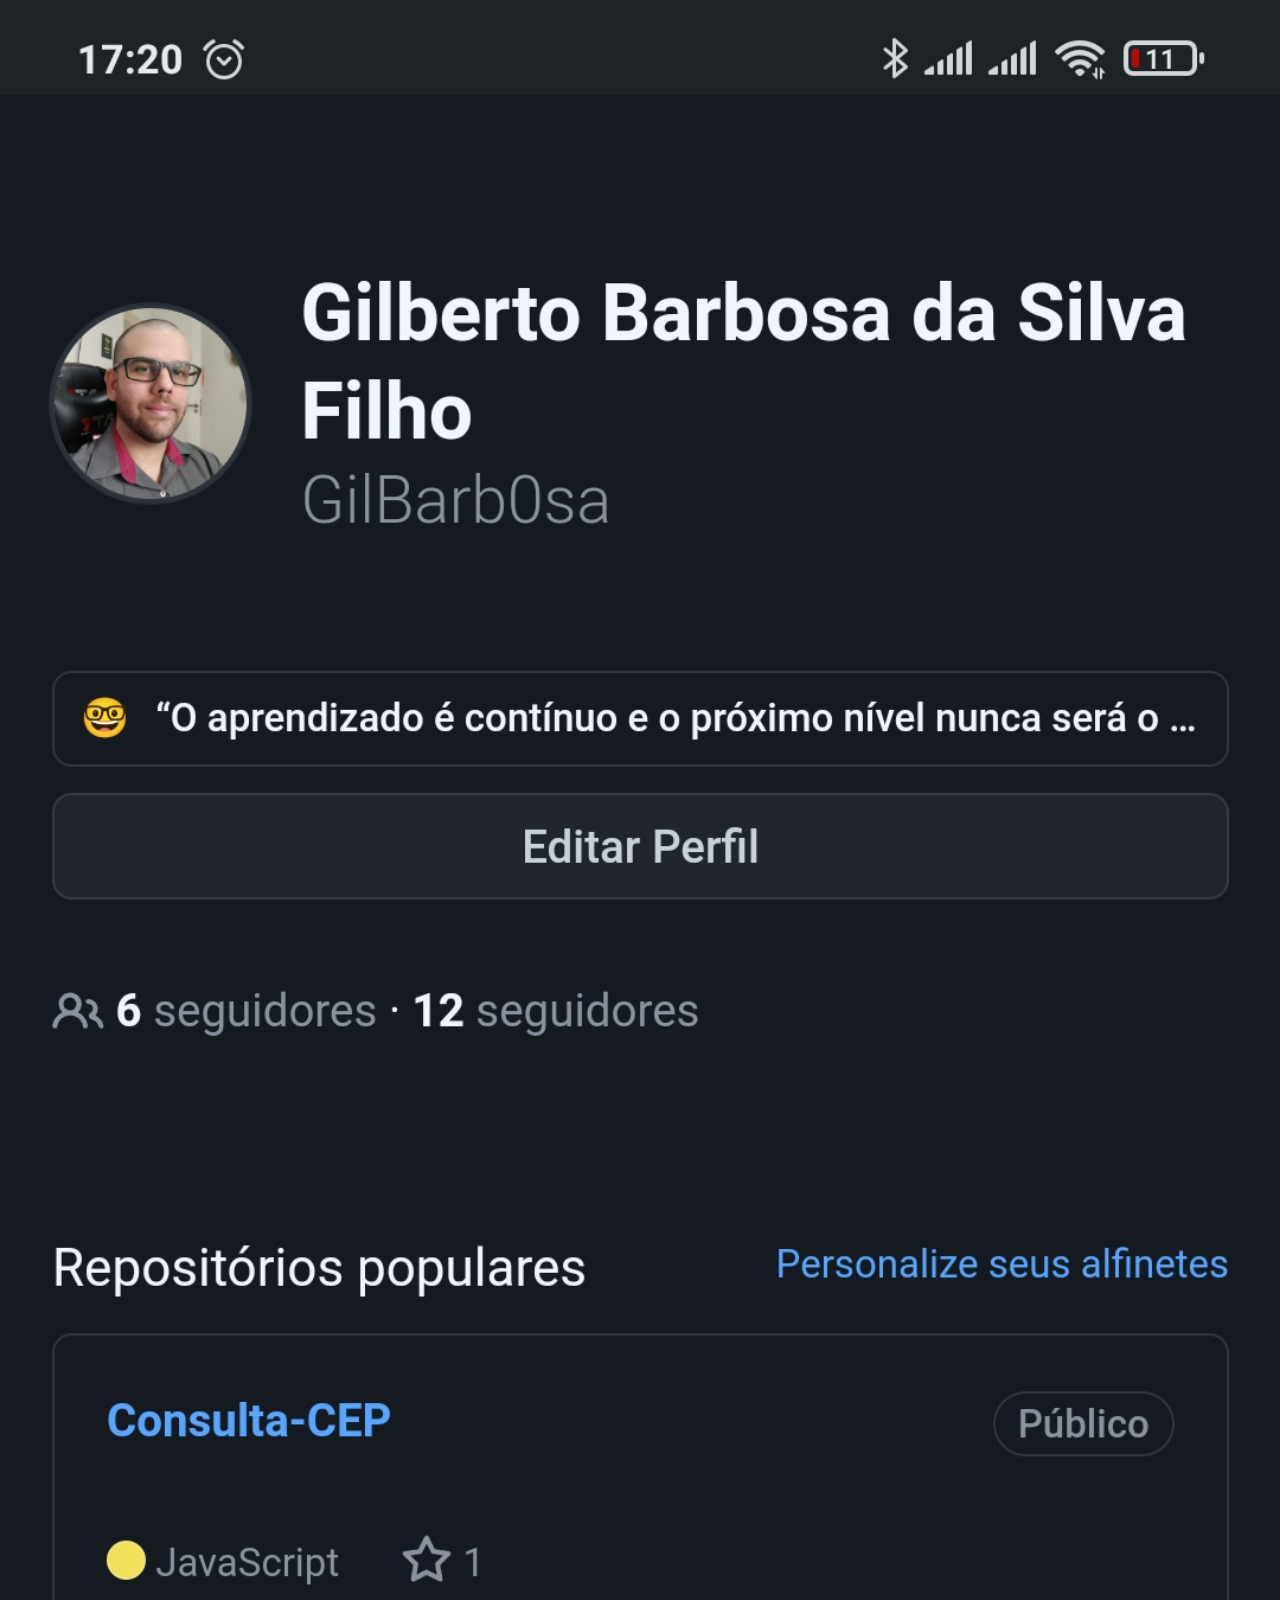
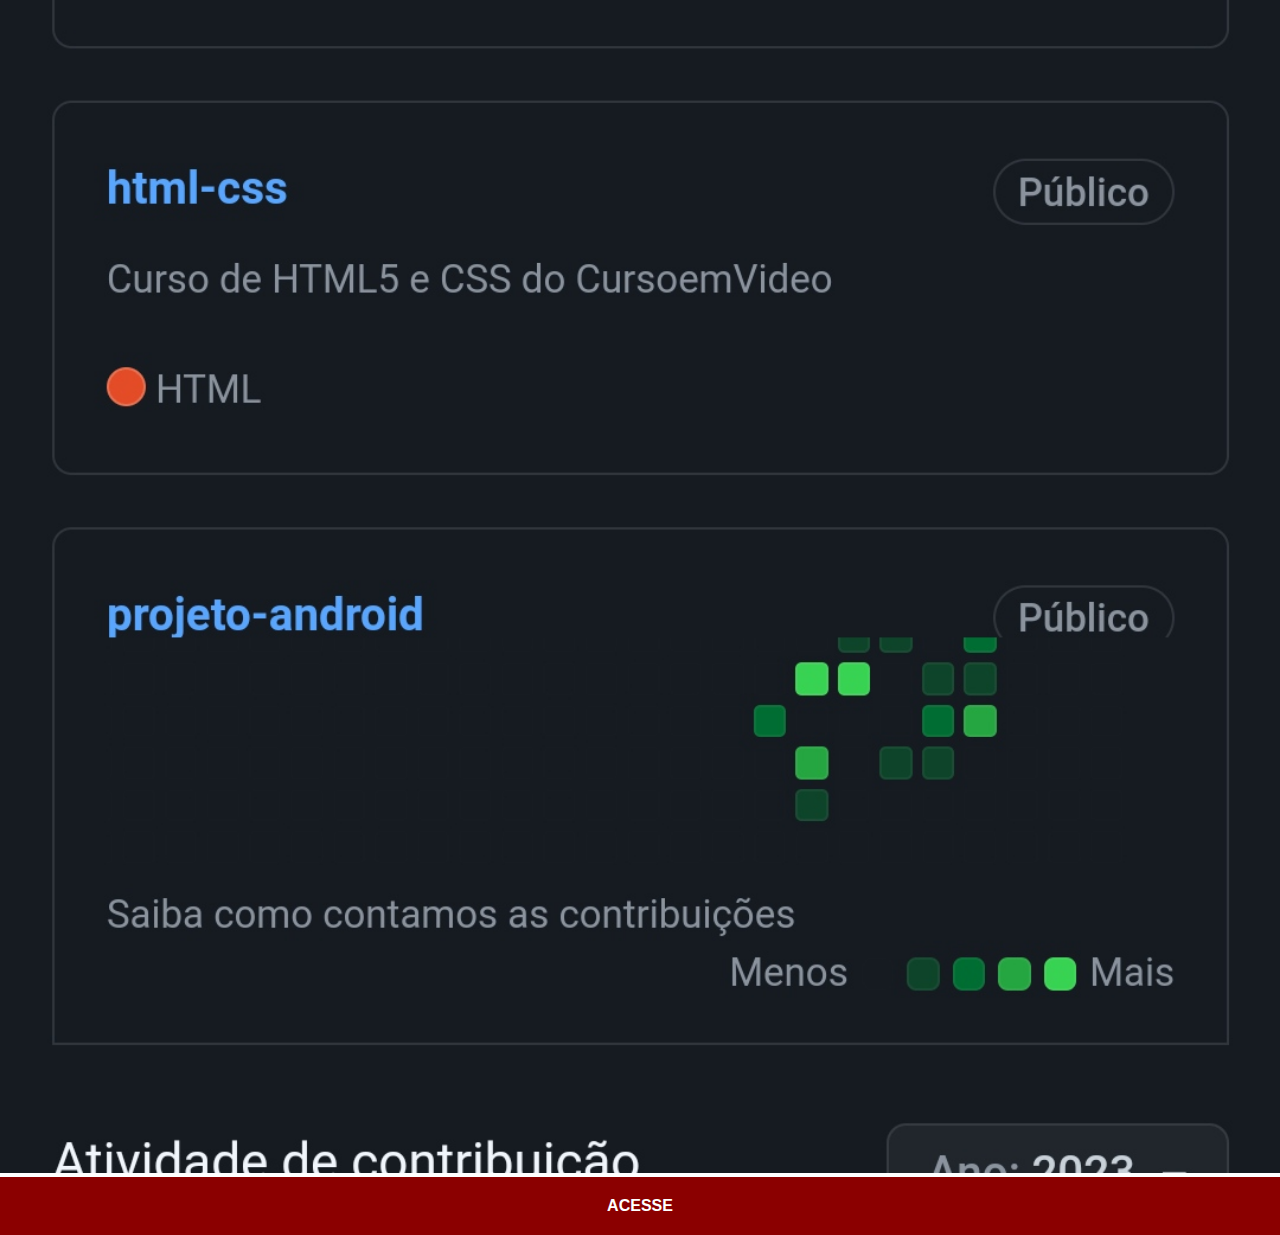
<file: github.html>
<!DOCTYPE html>
<html lang="pt-br">
<head>
  <meta charset="UTF-8">
  <meta name="viewport" content="width=device-width, initial-scale=1.0">
  <title>GitHub</title>
  <link rel="stylesheet" href="estilos/social.css">
</head>
<body>
  <img src="imagens/telagithub.jpg" alt="GitHub">
  <a href="https://github.com/GilBarb0sa" target="_blank">ACESSE</a>
</body>
</html>
</file>
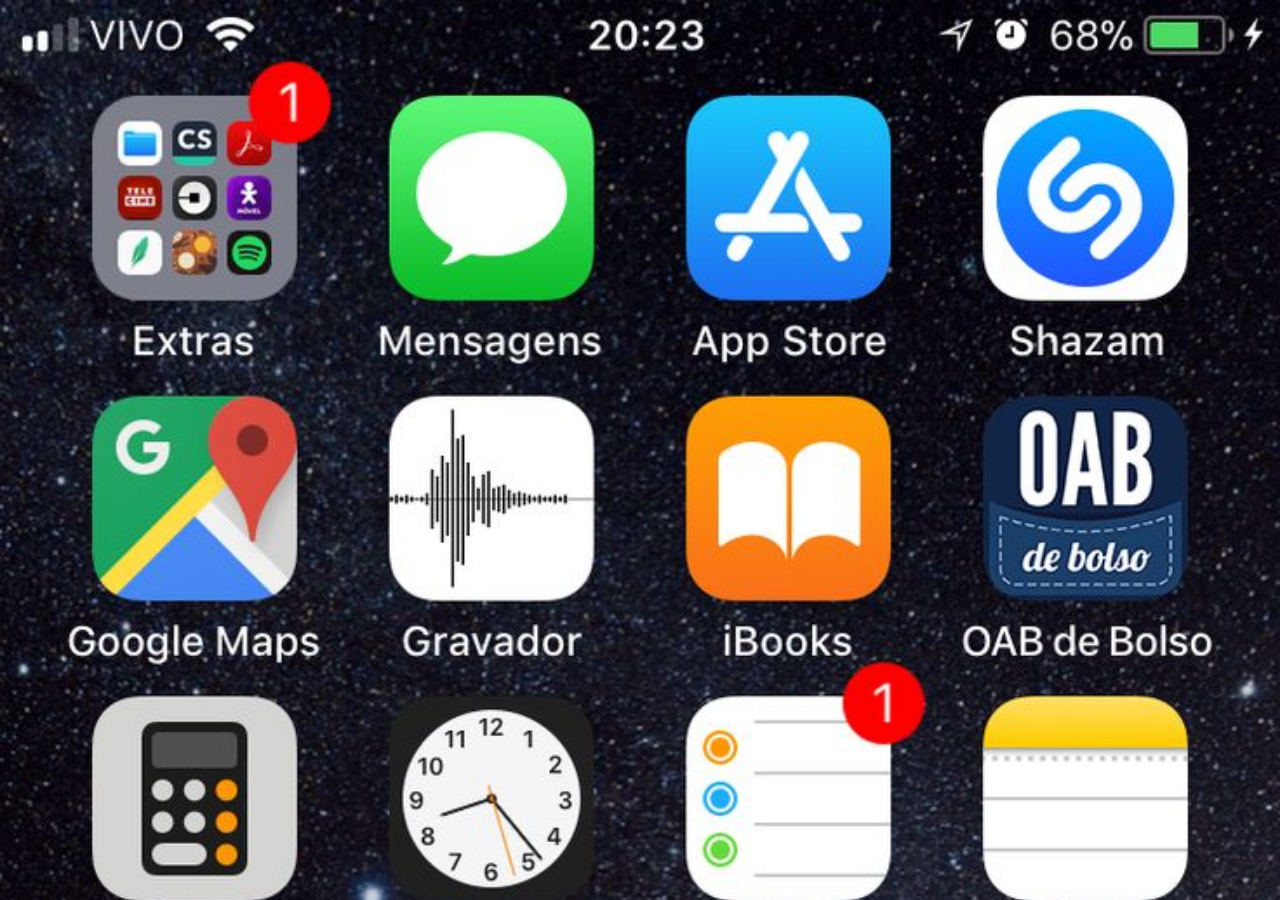
<file: home.html>
<!DOCTYPE html>
<html lang="pt-br">
<head>
  <meta charset="UTF-8">
  <meta name="viewport" content="width=device-width, initial-scale=1.0">
  <title>Home</title>
</head>
<style>
  * {
    margin: 0px;
    padding: 0px;
  }

  body {
    width: 100vw;
    height: 100vh;
    background: black url(imagens/telainicial.jpg) no-repeat top center;
    background-size: cover;
  }

</style>
<body>
 
</body>
</html>
</file>
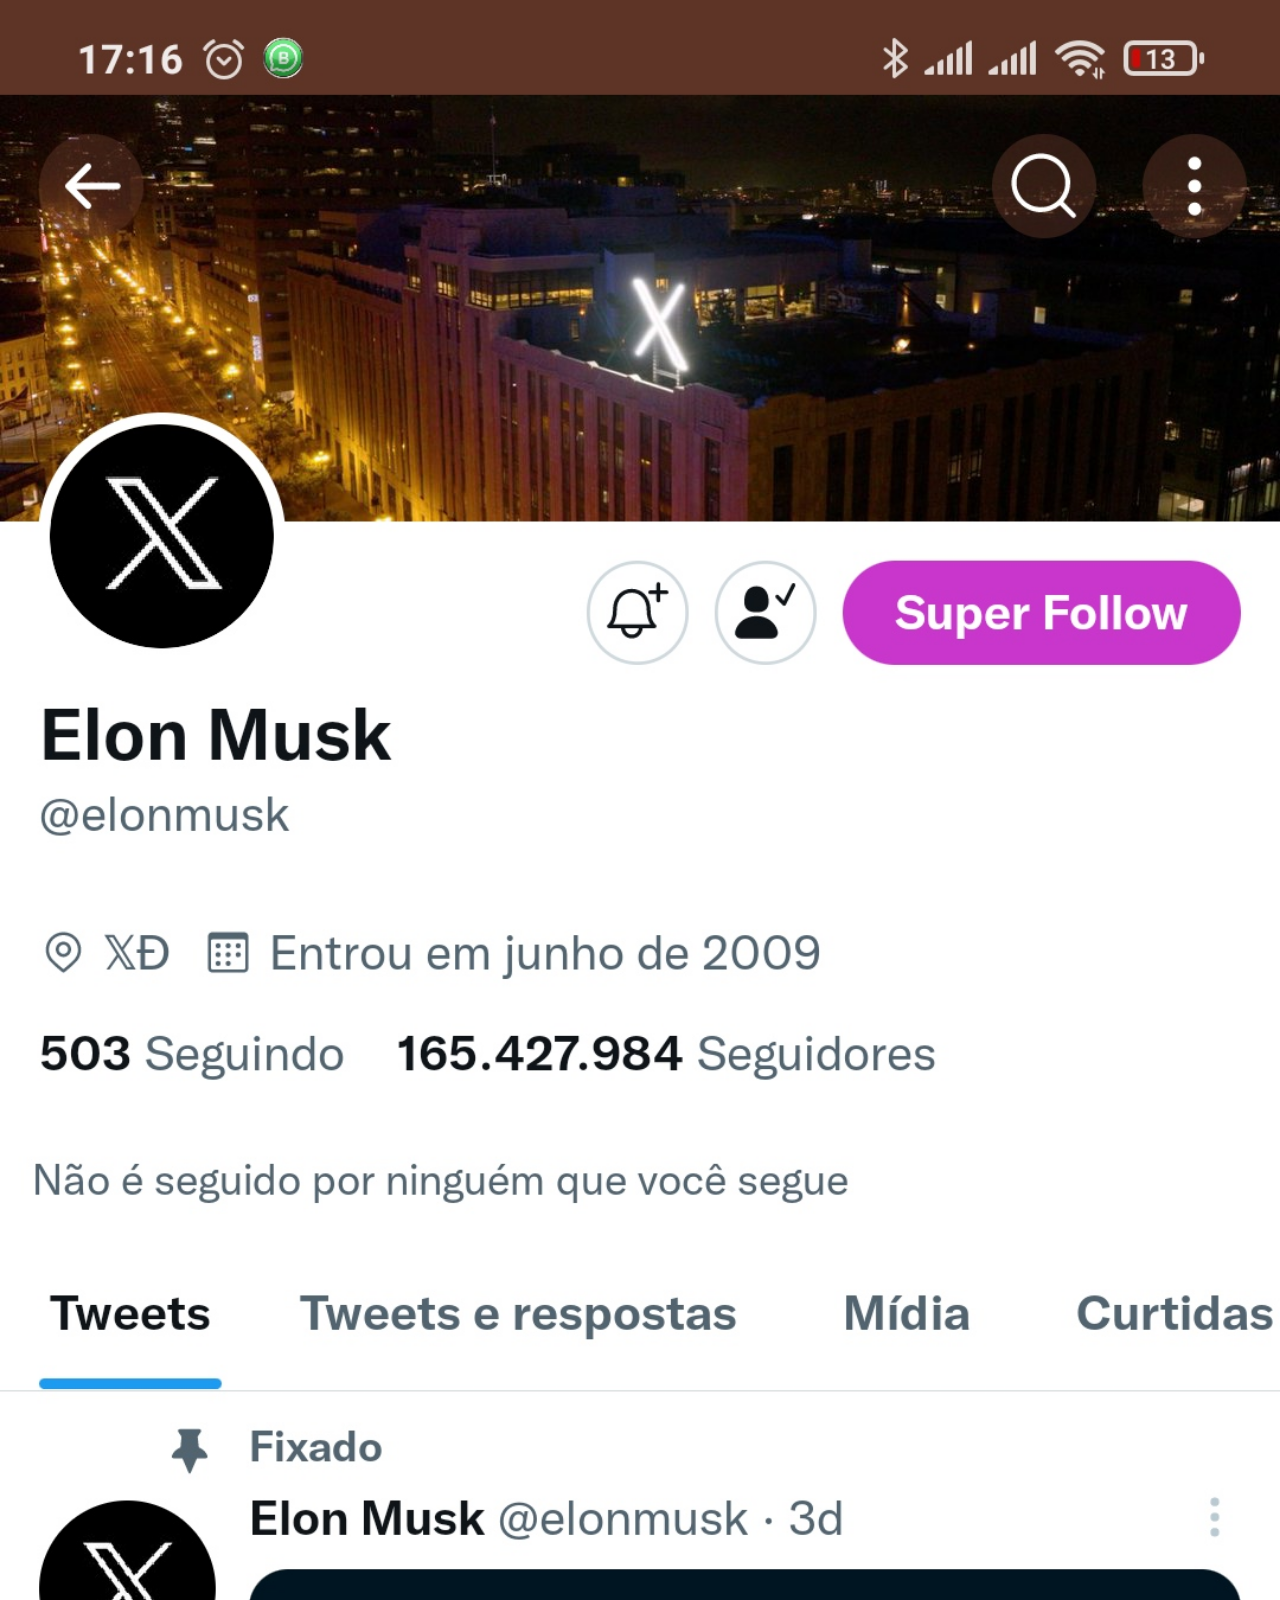
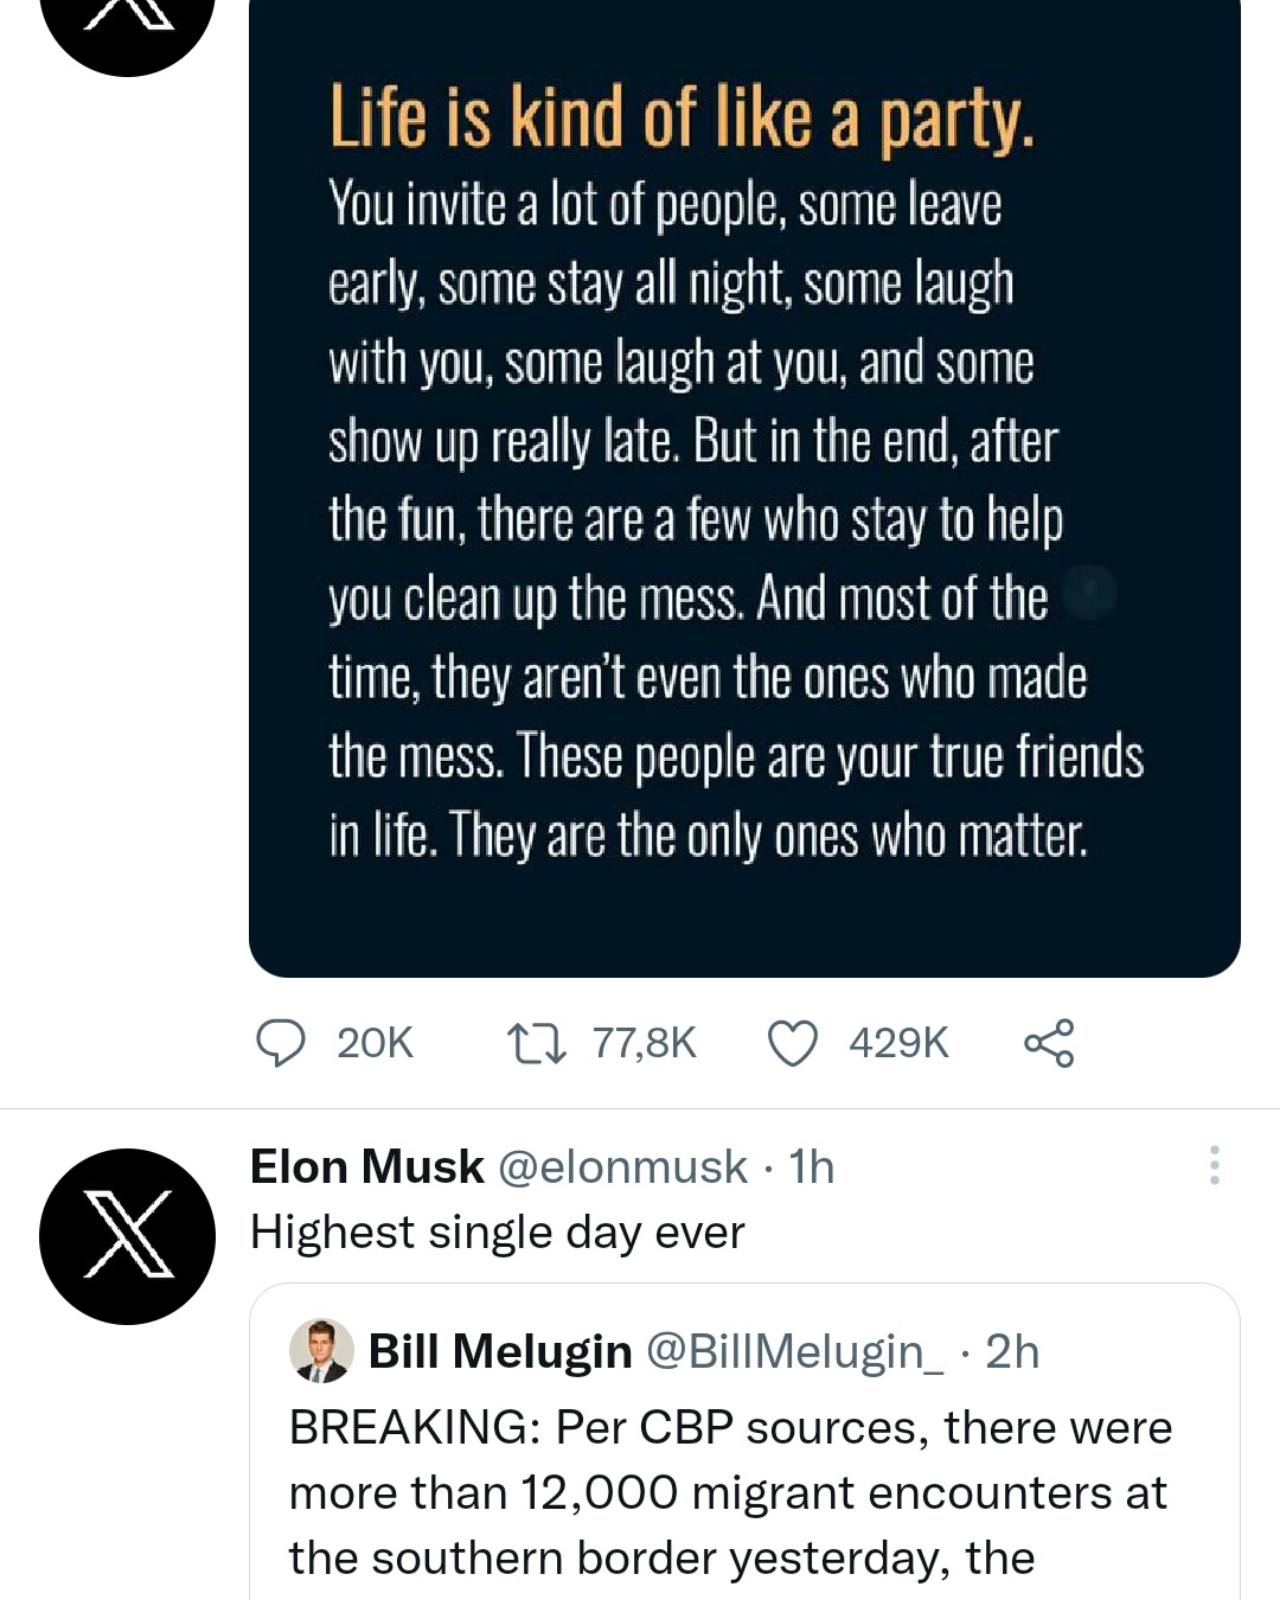
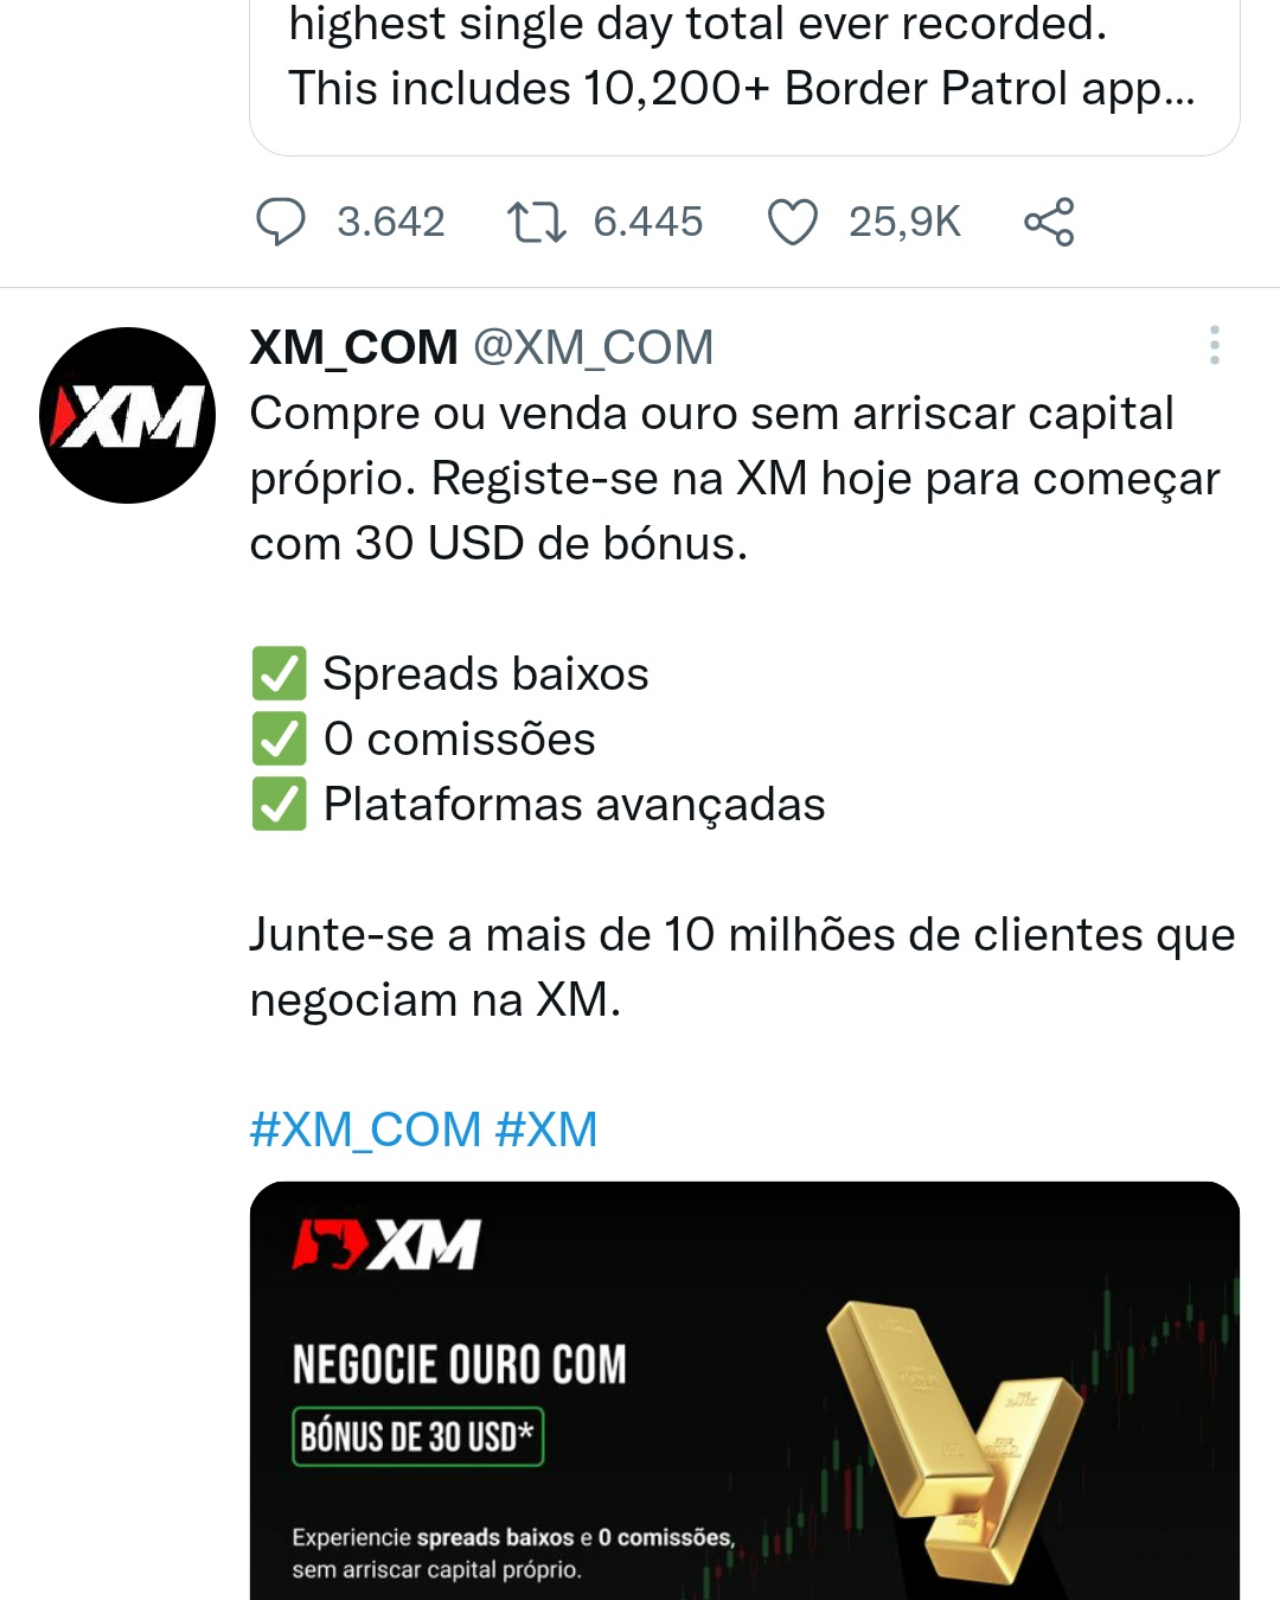
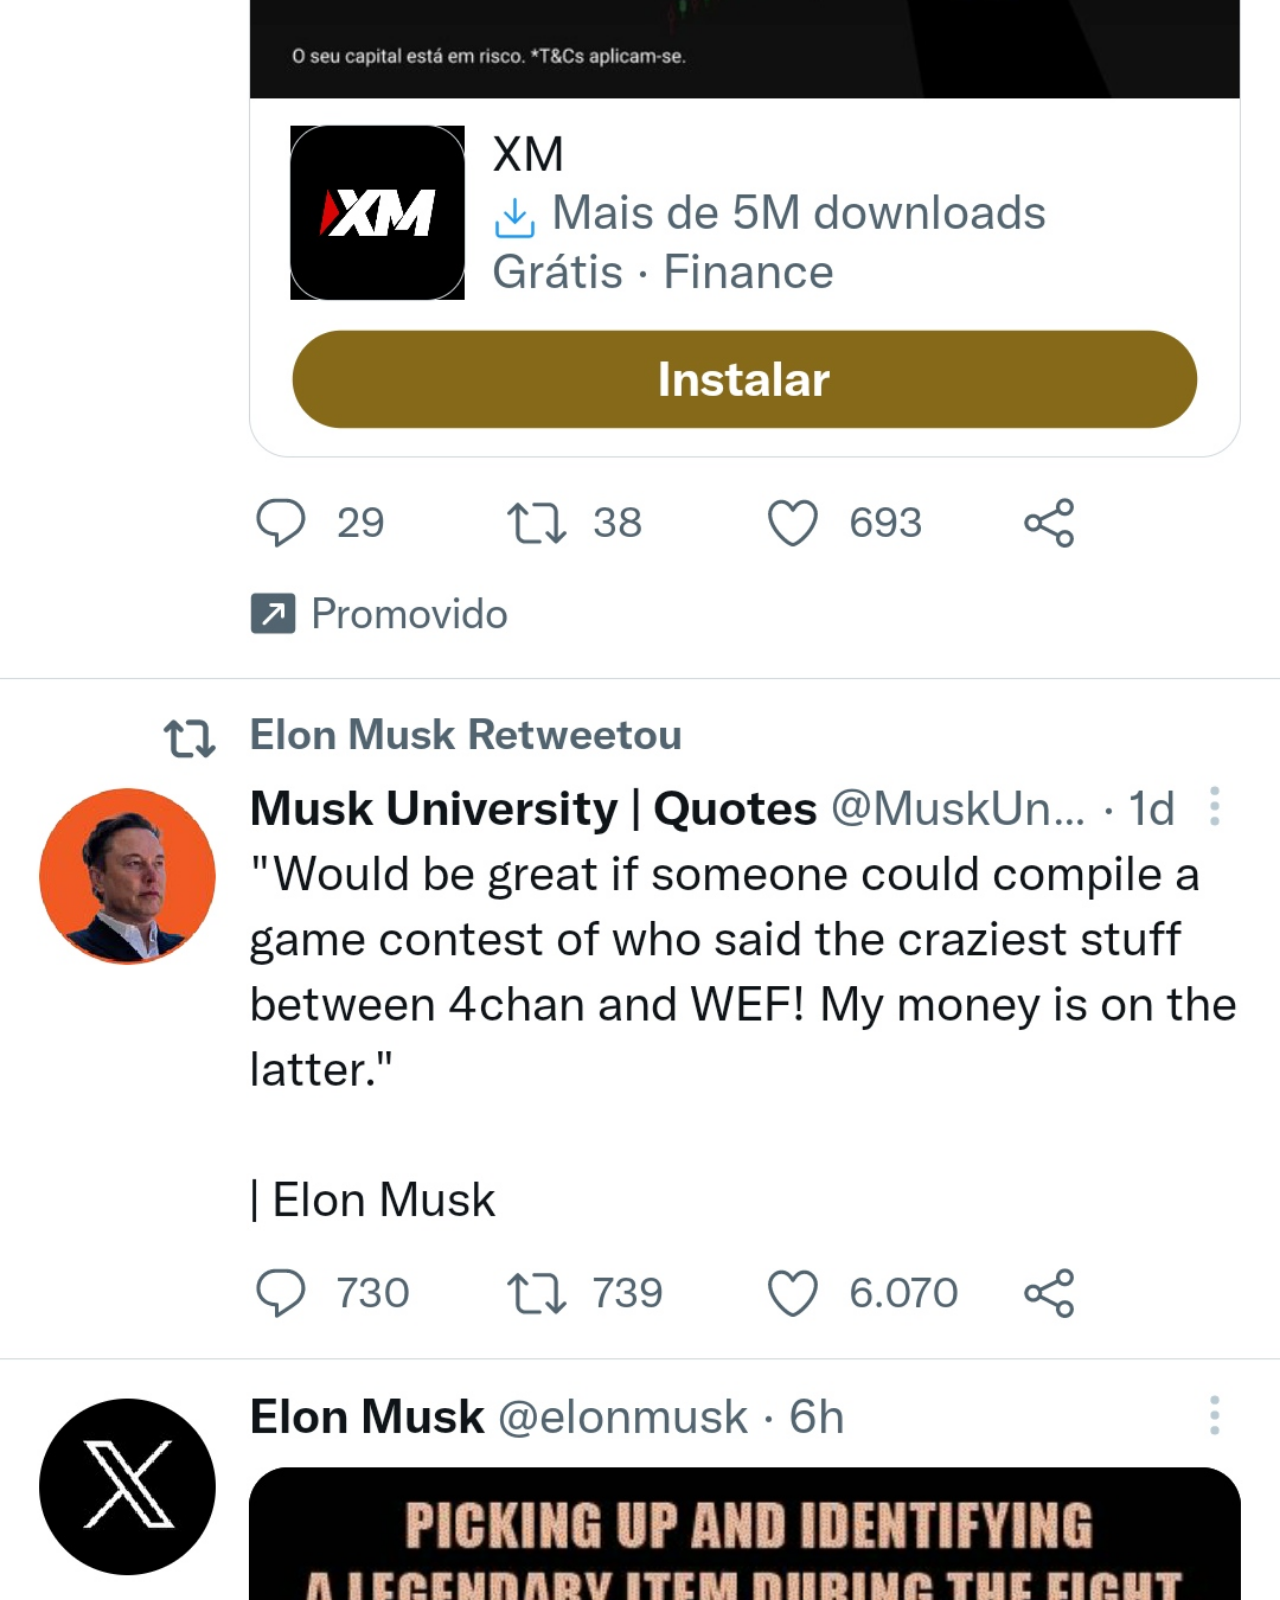
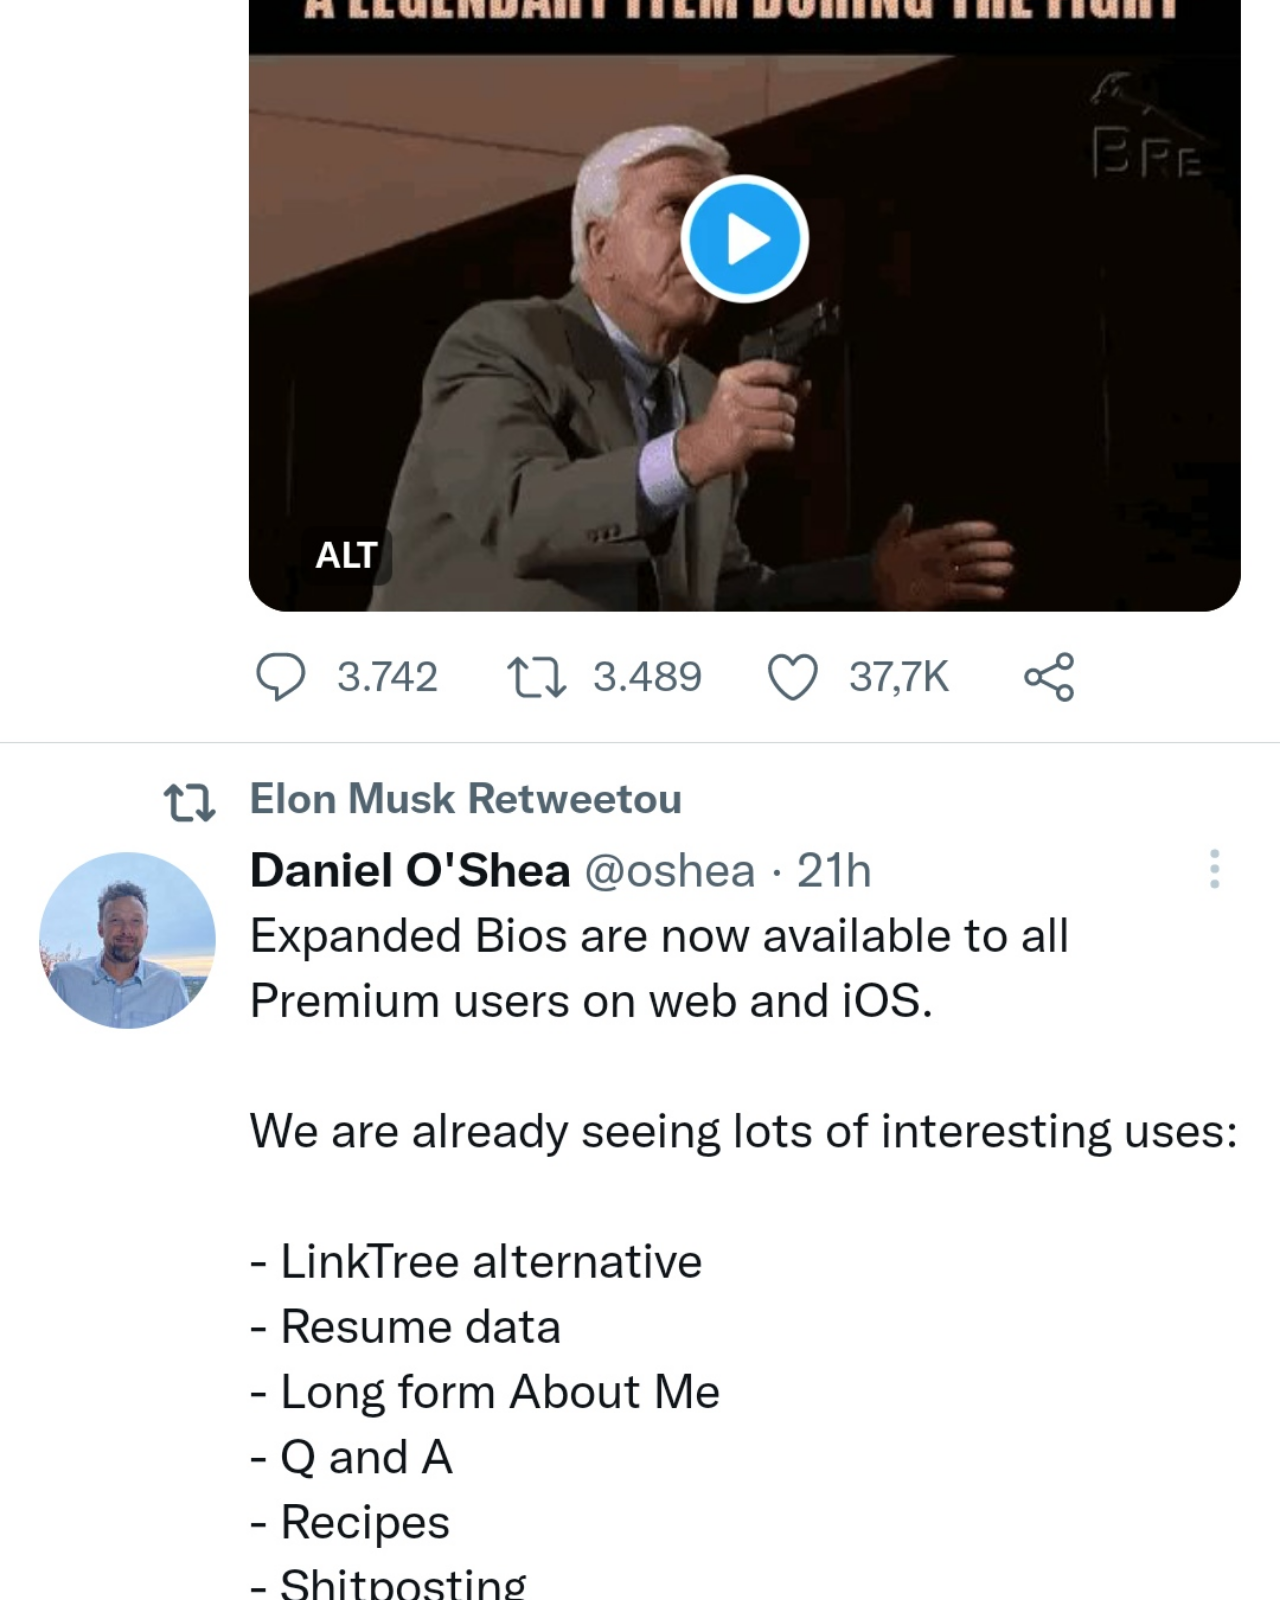
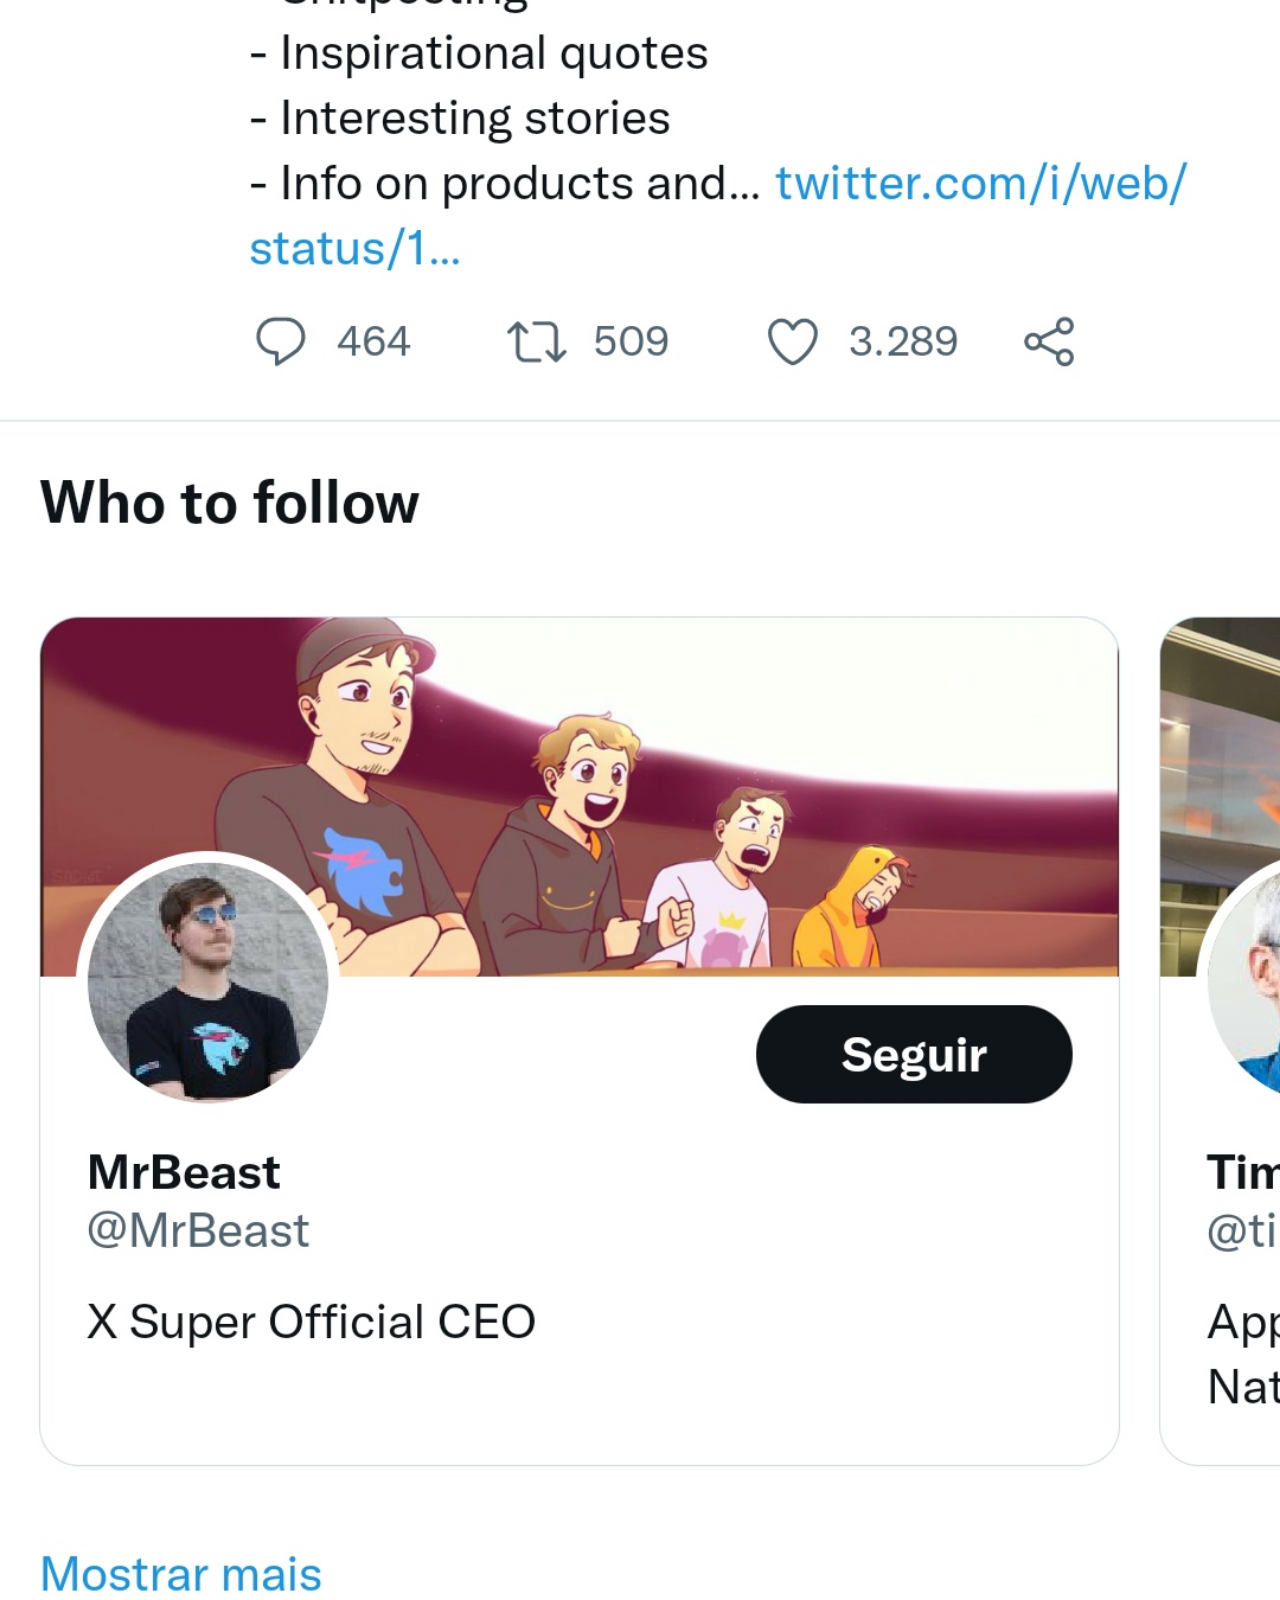
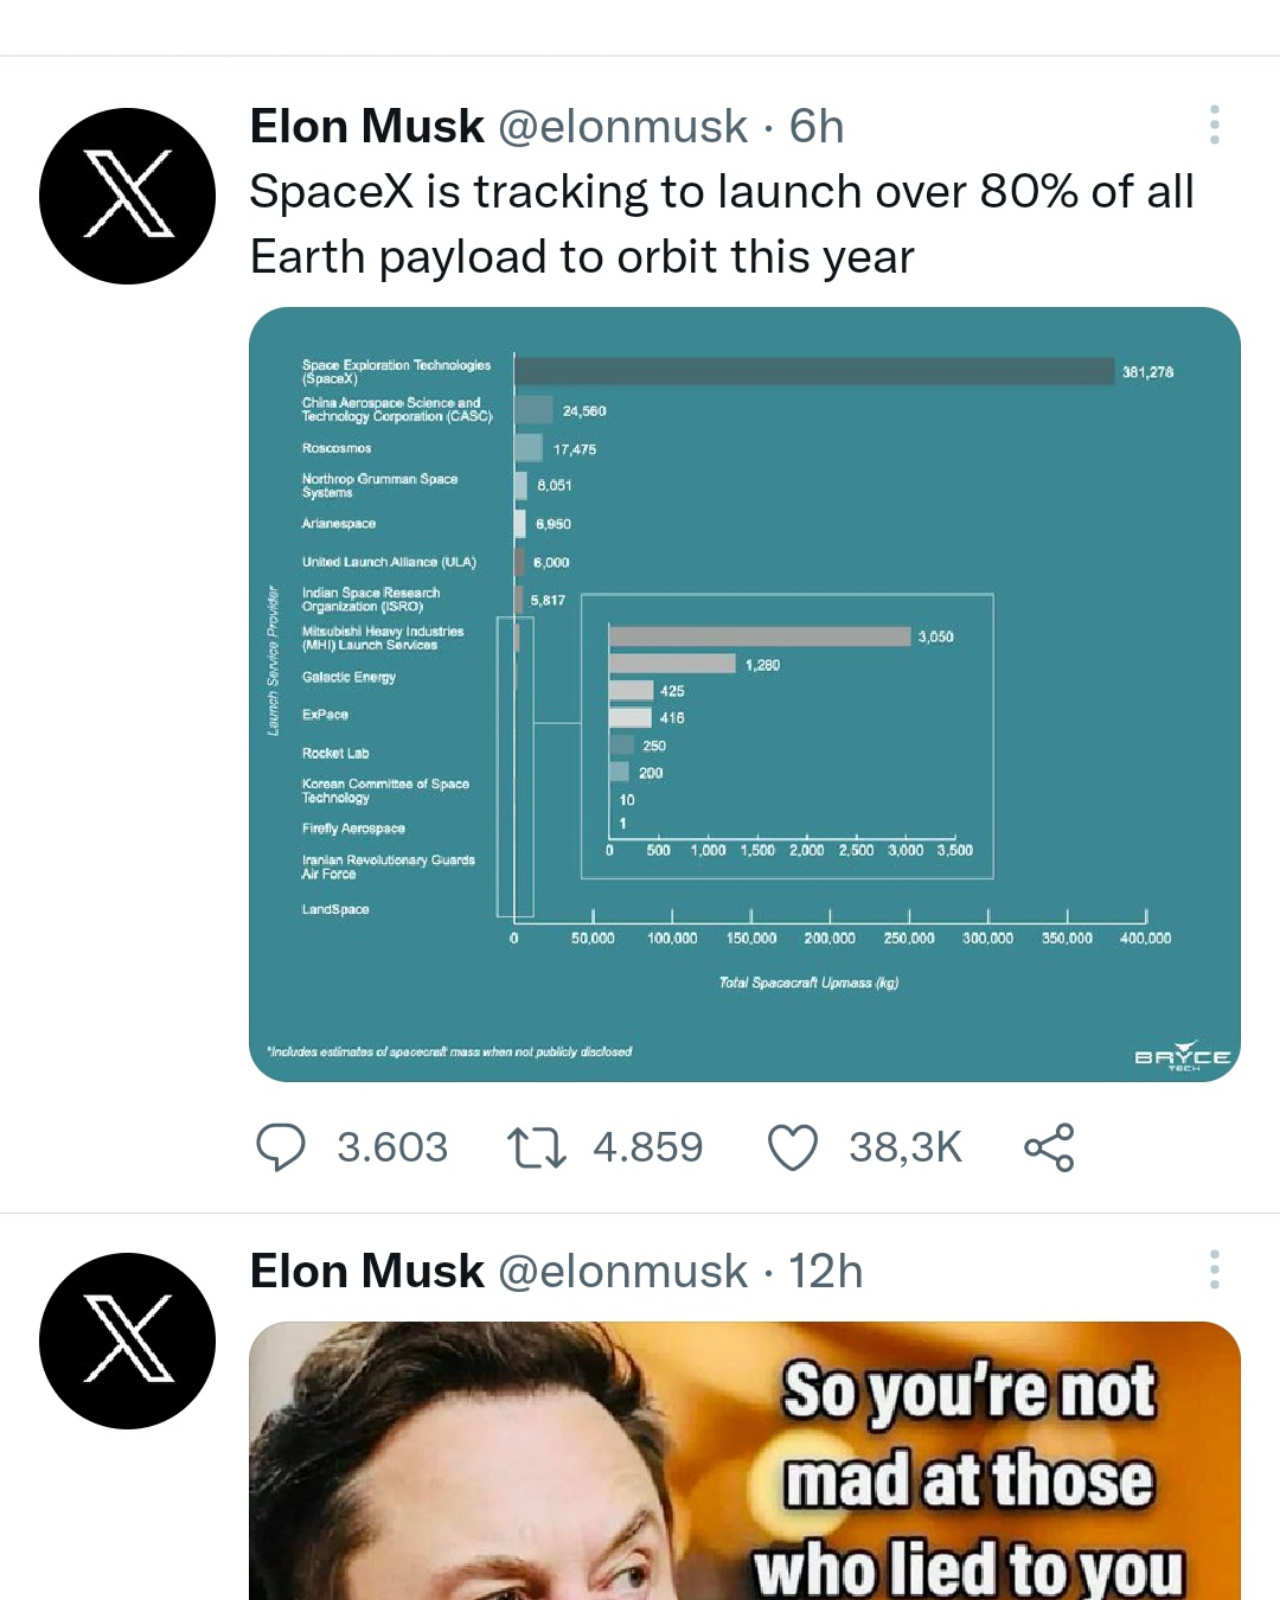
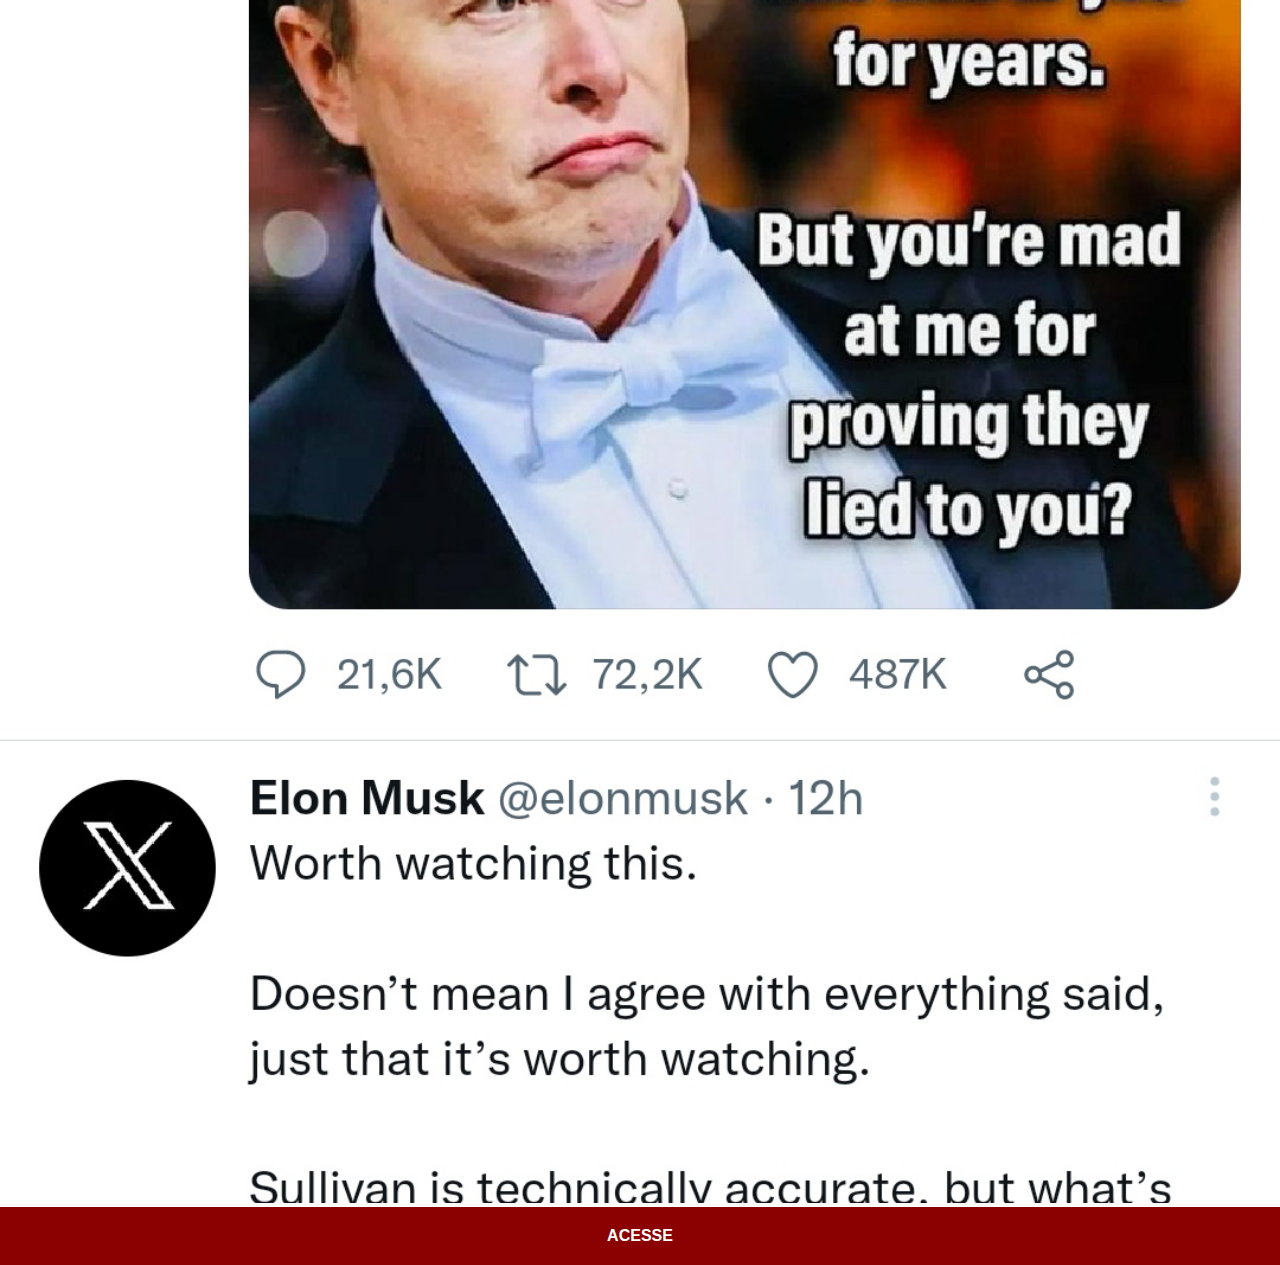
<file: x.html>
<!DOCTYPE html>
<html lang="pt-br">
<head>
  <meta charset="UTF-8">
  <meta name="viewport" content="width=device-width, initial-scale=1.0">
  <title>X</title>
  <link rel="stylesheet" href="estilos/social.css">
</head>
<body>
  <img src="imagens/telaX.jpg" alt="X">
  <a href="https://twitter.com/elonmusk" target="_blank">ACESSE</a>
</body>
</html>
</file>
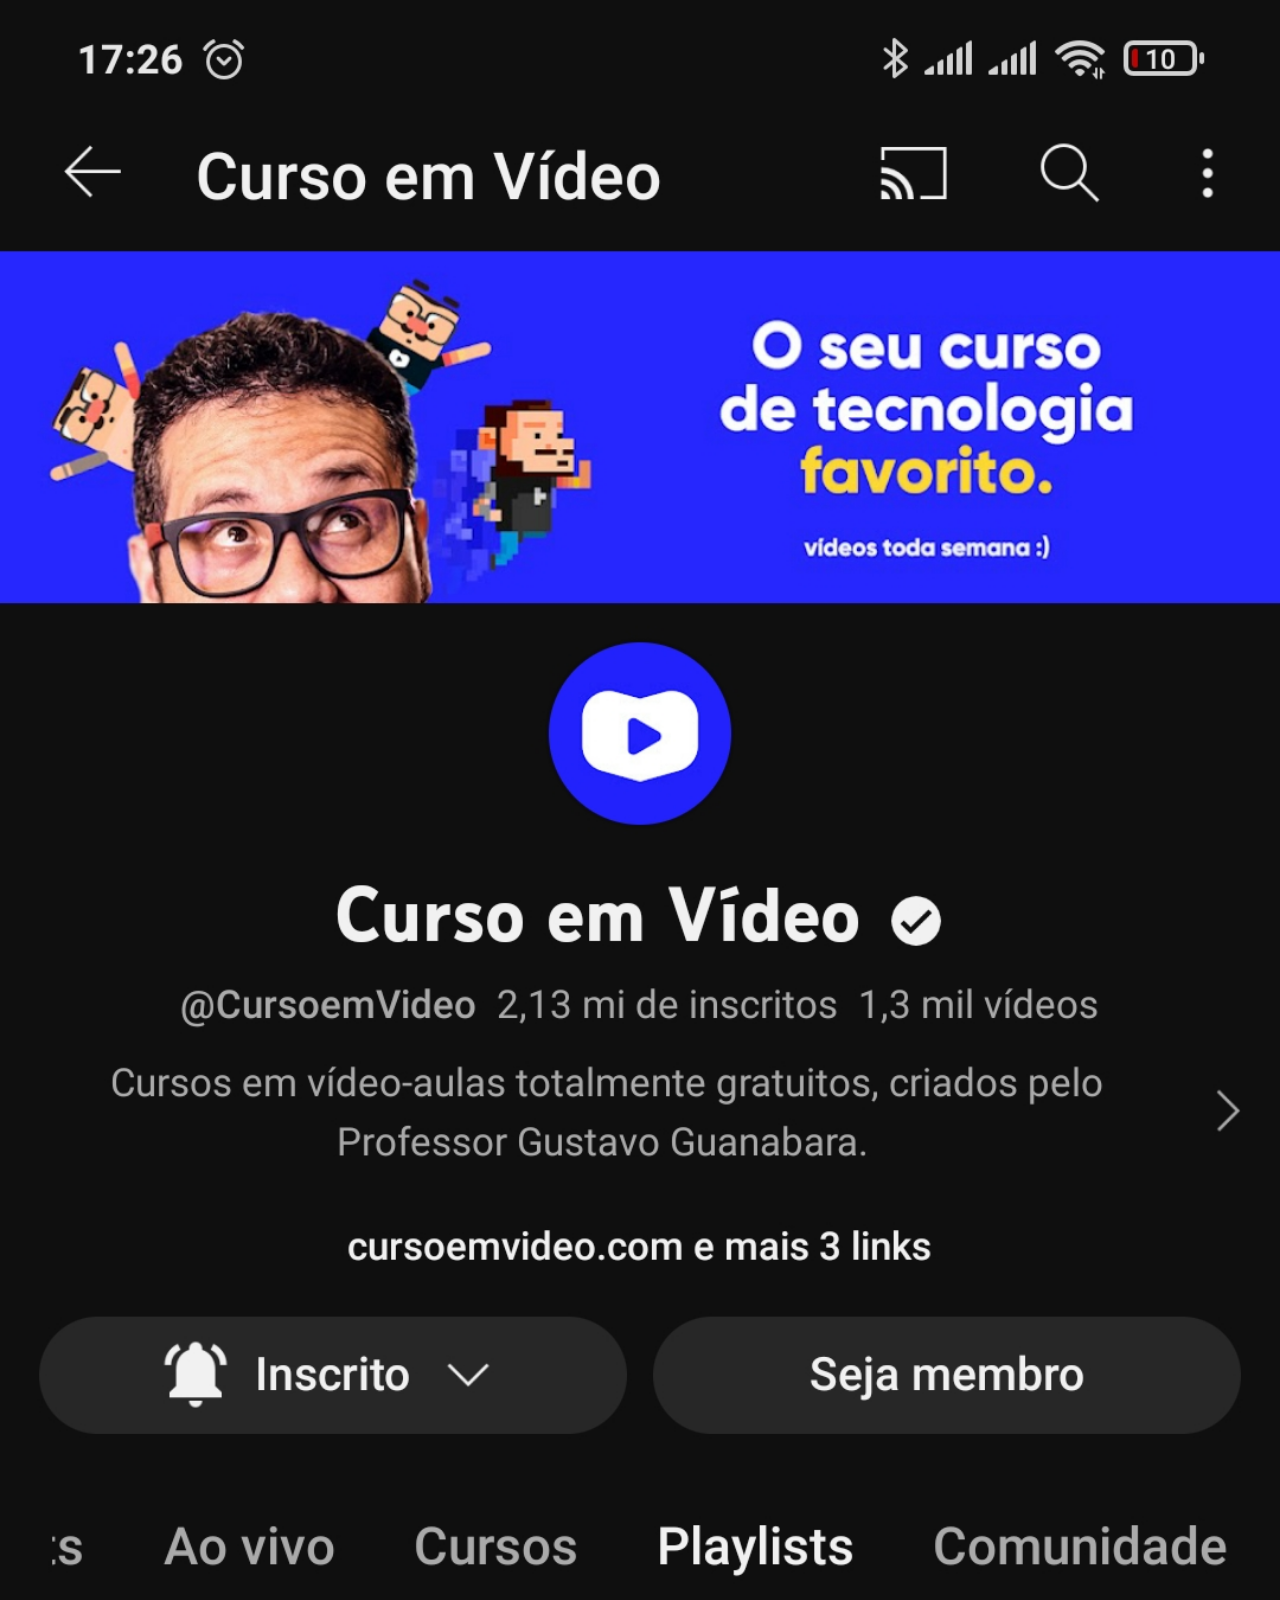
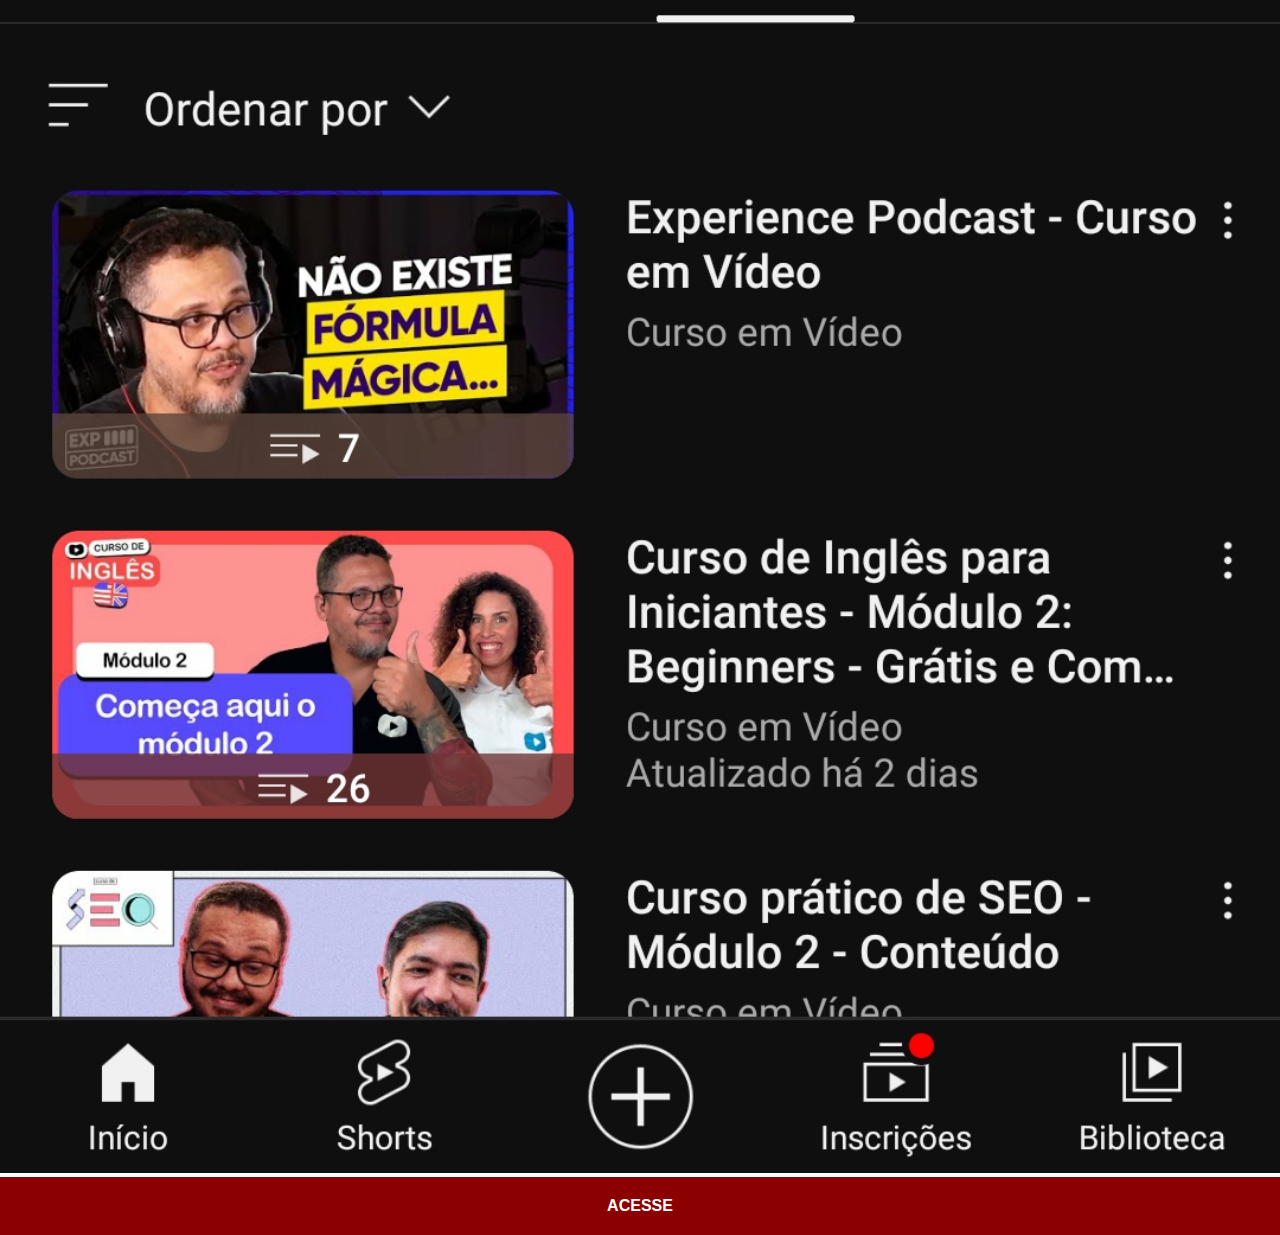
<file: youtube.html>
<!DOCTYPE html>
<html lang="pt-br">
<head>
  <meta charset="UTF-8">
  <meta name="viewport" content="width=device-width, initial-scale=1.0">
  <title>YouTube</title>
  <link rel="stylesheet" href="estilos/social.css">
</head>
<body>
  <img src="imagens/telayt.jpg" alt="YouTube">
  <a href="https://www.youtube.com/@CursoemVideo/playlists"  target="_blank">ACESSE</a>
</body>
</html>
</file>
<file: estilos/social.css>
@charset "UTF-8";

* {
  margin: 0px;
  padding: 0px;
  font-family: Arial, Helvetica, sans-serif;
}

::-webkit-scrollbar {
  width: 0px;
  height: 0px;
}

section#redes-sociais {
  background-color: black;
}

img {
  width: 100vw;
}

a {
  display: block;
  background-color: darkred;
  color: white;
  padding: 20px;
  text-align: center;
  font-weight: bolder;
  text-decoration: none;
}

a:hover {
  background-color: red;
}
</file>
